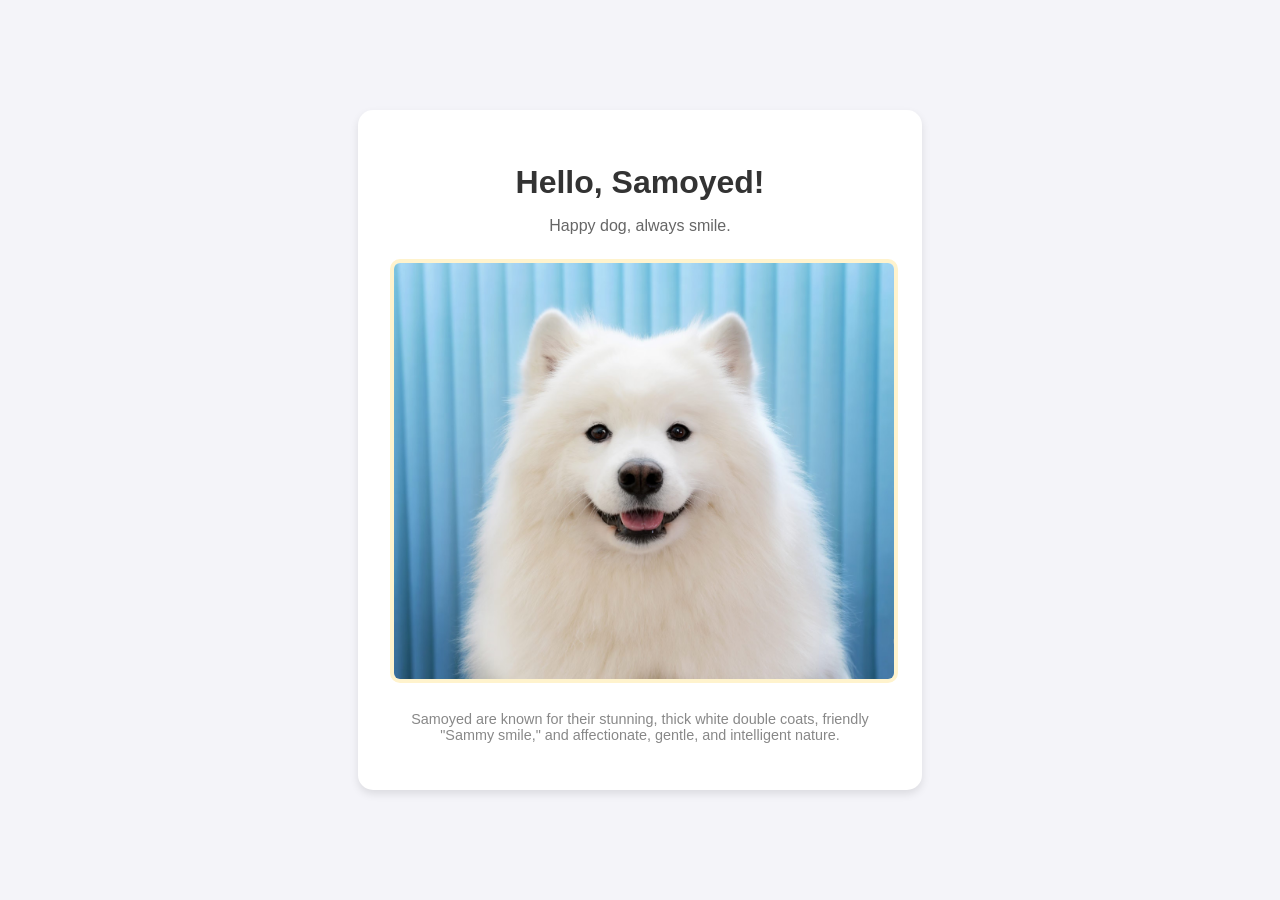
<file: index.html>
<!DOCTYPE html>
<html lang="en">
<head>
    <meta charset="UTF-8">
    <meta name="viewport" content="width=device-width, initial-scale=1.0">
    <title>The Charming Chihuahua</title>
    <style>
        /* Simple styling to make the page look nice */
        body {
            font-family: 'Segoe UI', Tahoma, Geneva, Verdana, sans-serif;
            background-color: #f4f4f9;
            display: flex;
            justify-content: center;
            align-items: center;
            min-height: 100vh;
            margin: 0;
        }

        .container {
            background-color: white;
            padding: 2rem;
            border-radius: 15px;
            box-shadow: 0 4px 8px rgba(0,0,0,0.1);
            text-align: center;
            max-width: 500px;
        }

        h1 {
            color: #333;
            margin-bottom: 0.5rem;
        }

        .subtitle {
            color: #666;
            margin-bottom: 1.5rem;
        }

        img {
            max-width: 100%;
            height: auto;
            border-radius: 10px;
            border: 4px solid #fff3cd; /* A subtle border */
        }

        .footer-text {
            margin-top: 1.5rem;
            font-size: 0.9rem;
            color: #888;
        }
    </style>
</head>
<body>

    <div class="container">
        <h1>Hello, Samoyed!</h1>
        <p class="subtitle">Happy dog, always smile.</p>
        
        <img src="Samoyed.jpeg" 
             alt="A cute Samoyed looking at the camera">

        <p class="footer-text">
            Samoyed are known for their stunning, thick white double coats, friendly "Sammy smile," and affectionate, gentle, and intelligent nature.
        </p>
    </div>

</body>
</html>
</file>
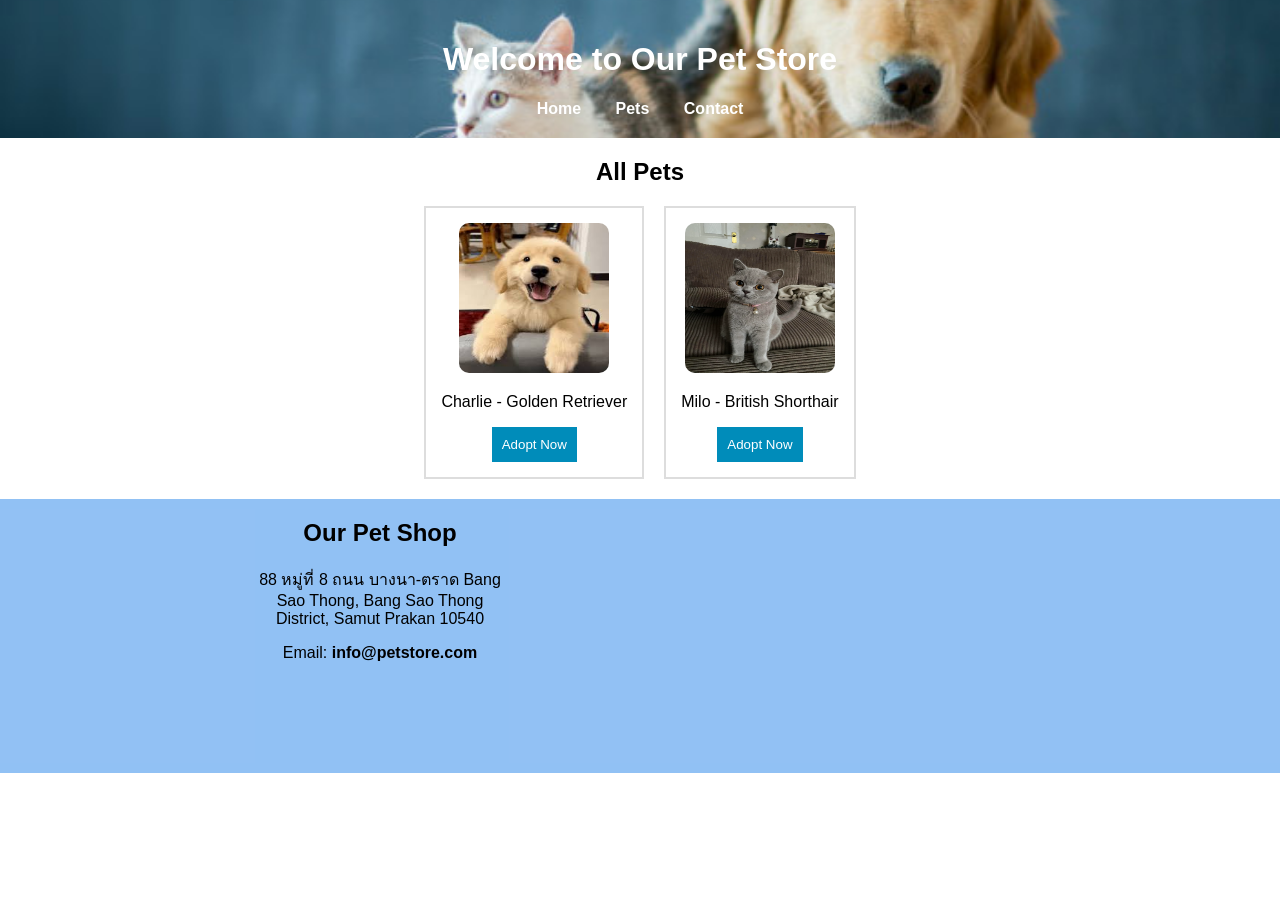
<file: petstore-complete-2/index.html>
<!DOCTYPE html>
<html lang="en">
<head>
    <meta charset="UTF-8">
    <meta name="viewport" content="width=device-width, initial-scale=1.0">
    <title>Pet Store</title>
    <link rel="stylesheet" href="styles.css">
</head>
<body>
    <header style="background: url('img/jumbotron.jpg') center/cover no-repeat;">
        <h1>Welcome to Our Pet Store</h1>
        <nav>
            <a href="#">Home</a>
            <a href="pets.html">Pets</a>
            <a href="#contact">Contact</a>
        </nav>
    </header>

    <main>
        <section class="featured">
            <h2>All Pets</h2>
            <div class="pet-list">
                <div class="pet">
                    <img src="img/dog.jpg" alt="Cute Dog">
                    <p>Charlie - Golden Retriever</p>
                    <button onclick="adoptPet()">Adopt Now</button>
                </div>
                <div class="pet">
                    <img src="img/cat.webp" alt="Cute Cat">
                    <p>Milo - British Shorthair</p>
                    <button onclick="adoptPet()">Adopt Now</button>
                </div>
            </div>
        </section>

    </main>

    <footer id="contact" style="background-color: rgba(42, 135, 234, 0.513);">
            <div id="contact" style="display: flex; gap: 24px; align-items: flex-start; width: 60%; margin: 0 auto;">
                <div id="address" style="flex: 1;">
                    <h2>Our Pet Shop</h2>
                    <p>88 หมู่ที่ 8 ถนน บางนา-ตราด Bang Sao Thong, Bang Sao Thong District, Samut Prakan 10540</p>
                    <p>Email: <strong>info@petstore.com</strong></p>
                </div>
                <div id="map" style="flex: 2; margin: 10px 0;">
                    <iframe src="https://www.google.com/maps/embed?pb=!1m18!1m12!1m3!1d3877.757578305562!2d100.83534157410966!3d13.611612686765792!2m3!1f0!2f0!3f0!3m2!1i1024!2i768!4f13.1!3m3!1m2!1s0x311d430e775155f9%3A0xf01923824353260!2sAssumption%20University%20Suvarnabhumi%20Campus!5e0!3m2!1sen!2sth!4v1749542866348!5m2!1sen!2sth" width="400" height="250" style="border:0;" allowfullscreen="" loading="lazy" referrerpolicy="no-referrer-when-downgrade"></iframe>
                </div>
            </div>

    </footer>
    <script src="script.js"></script>
</body>
</html>
</file>
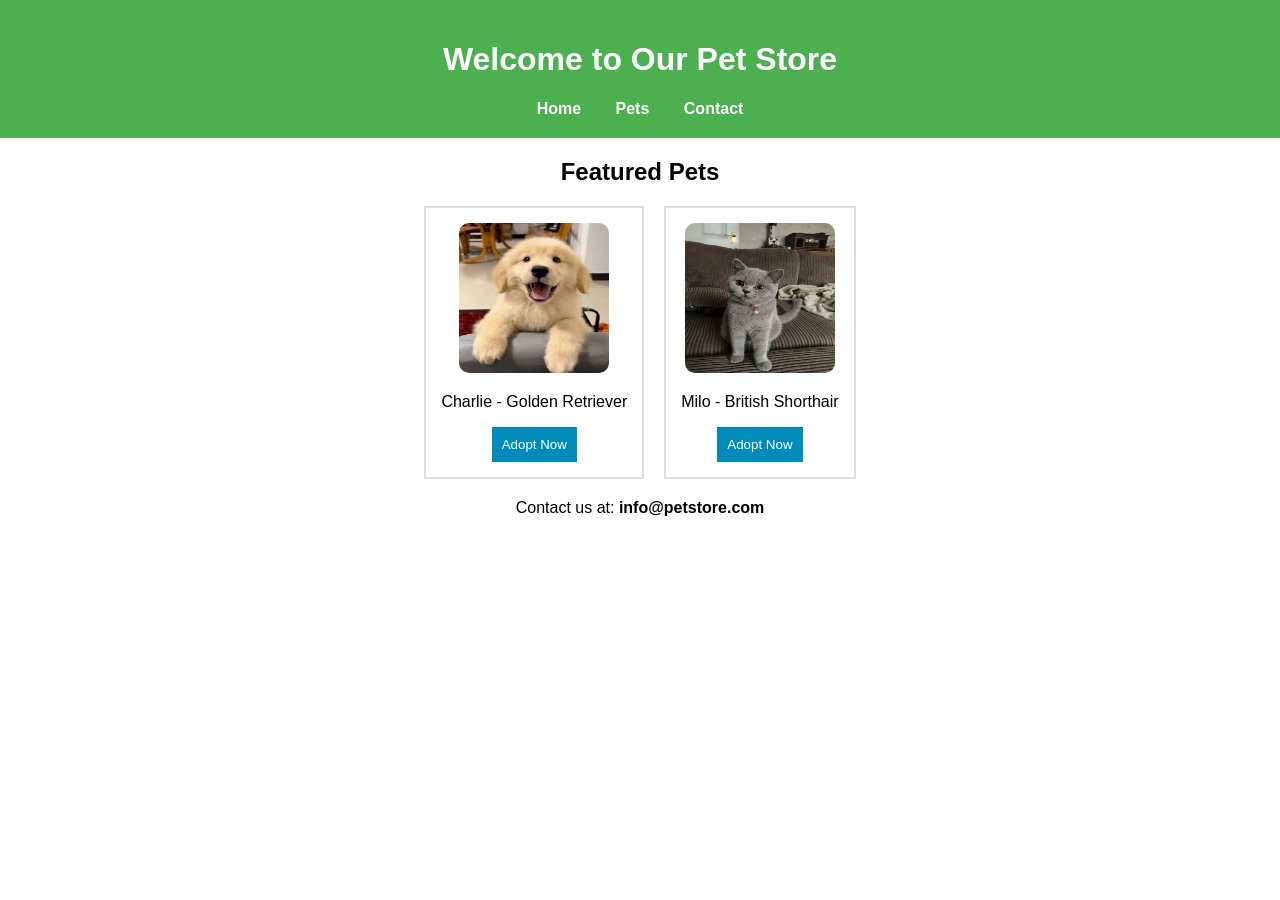
<file: petstore/index.html>
<!DOCTYPE html>
<html lang="en">
<head>
    <meta charset="UTF-8">
    <meta name="viewport" content="width=device-width, initial-scale=1.0">
    <title>Pet Store</title>
    <link rel="stylesheet" href="styles.css">
</head>
<body>
    <header>
        <h1>Welcome to Our Pet Store</h1>
        <nav>
            <a href="#">Home</a>
            <a href="#">Pets</a>
            <a href="#">Contact</a>
        </nav>
    </header>

    <main>
        <section class="featured">
            <h2>Featured Pets</h2>
            <div class="pet-list">
                <div class="pet">
                    <img src="img/dog.jpg" alt="Cute Dog">
                    <p>Charlie - Golden Retriever</p>
                    <button onclick="adoptPet()">Adopt Now</button>
                </div>
                <div class="pet">
                    <img src="img/cat.webp" alt="Cute Cat">
                    <p>Milo - British Shorthair</p>
                    <button onclick="adoptPet()">Adopt Now</button>
                </div>
            </div>
        </section>
    </main>

    <footer>
        <p>Contact us at: <strong>info@petstore.com</strong></p>
    </footer>

    <script src="script.js"></script>
</body>
</html>
</file>
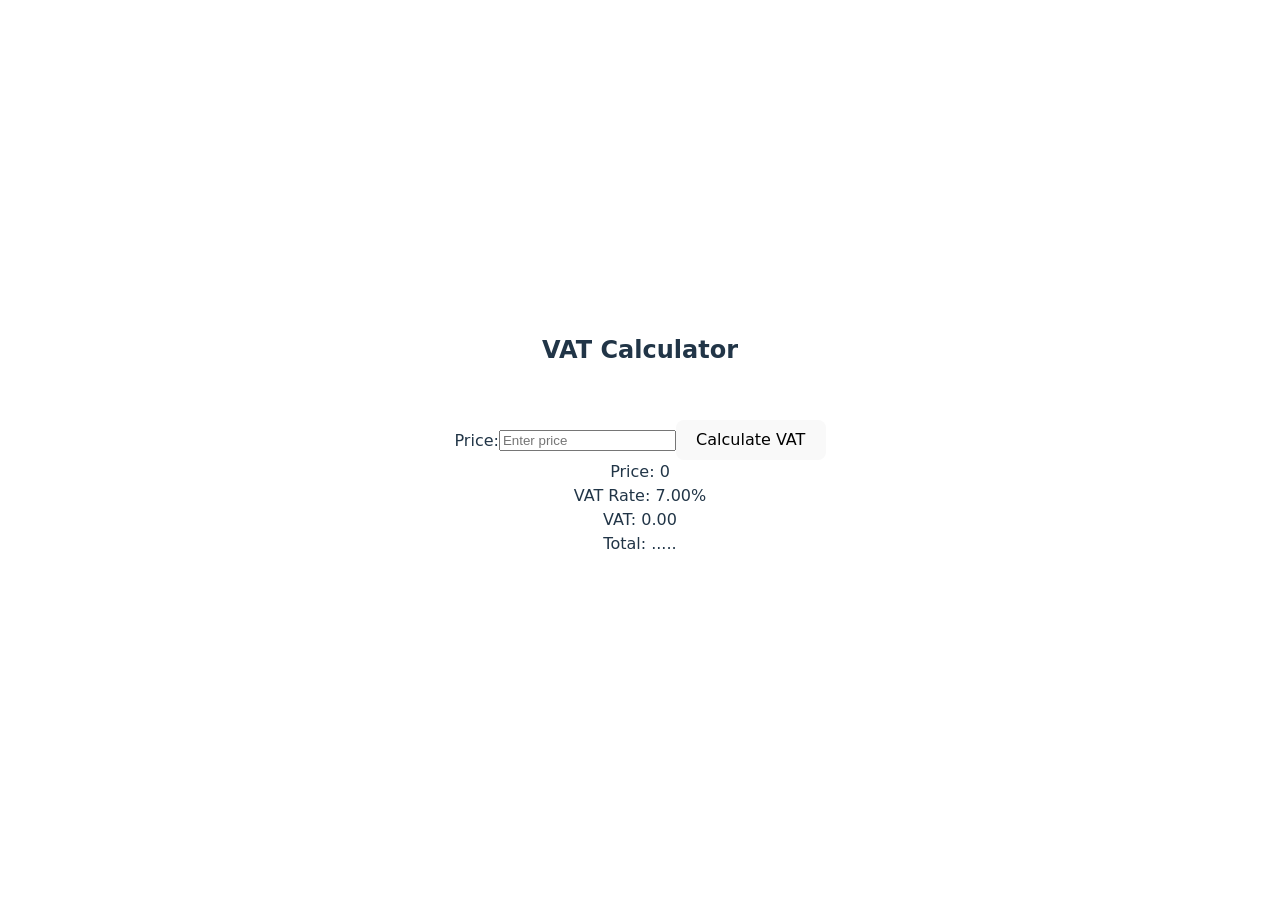
<file: react-vat-calculator/index.html>
<!doctype html>
<html lang="en">
  <head>
    <meta charset="UTF-8" />
    <link rel="icon" type="image/svg+xml" href="/react-vat-calculator/vite.svg" />
    <meta name="viewport" content="width=device-width, initial-scale=1.0" />
    <title>Vite + React</title>
    <script type="module" crossorigin src="/react-vat-calculator/assets/index-EZ06BuLv.js"></script>
    <link rel="stylesheet" crossorigin href="/react-vat-calculator/assets/index-D8b4DHJx.css">
  </head>
  <body>
    <div id="root"></div>
  </body>
</html>
</file>
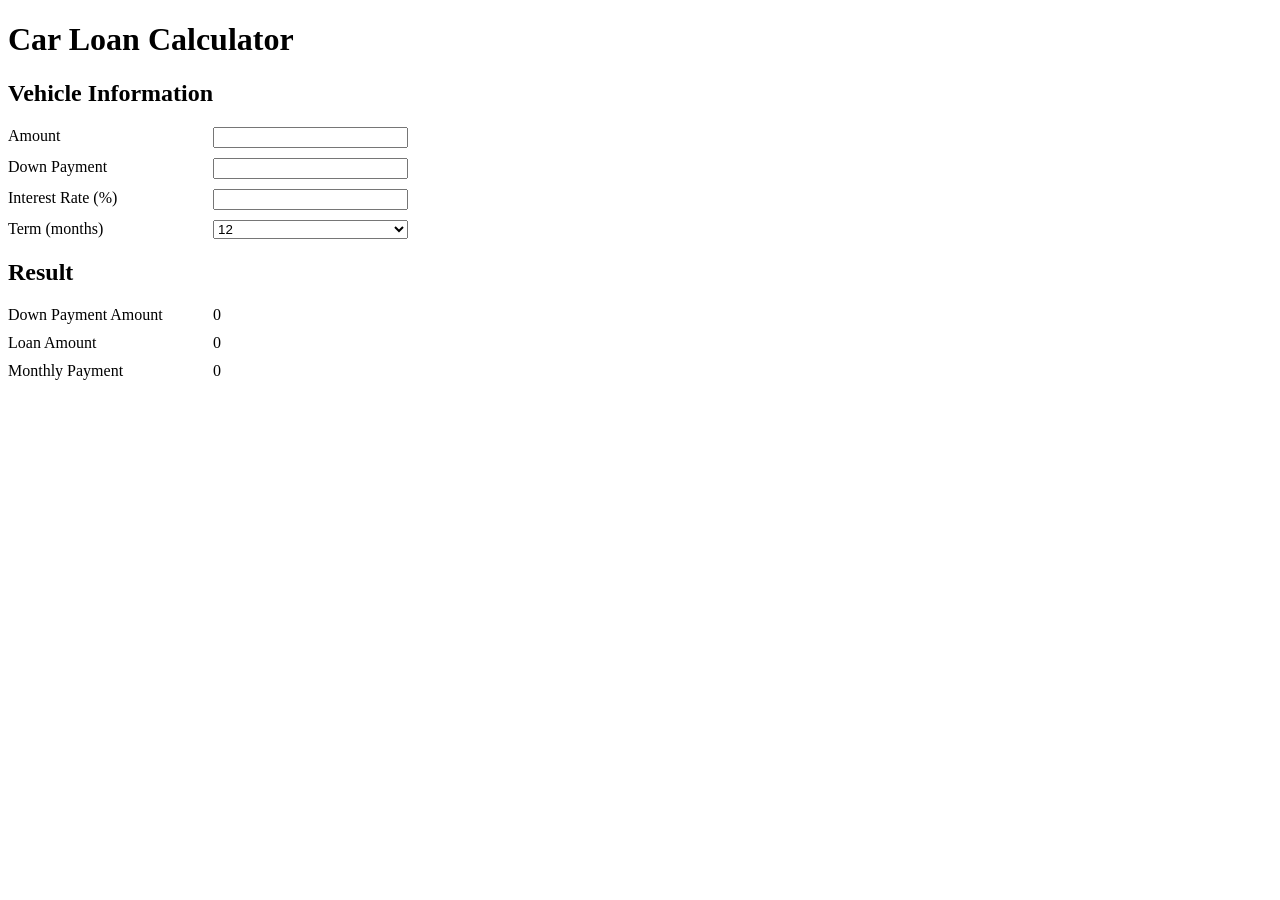
<file: fin/car-loan-calculator/index.html>
<!DOCTYPE html>
<html lang="en">

<head>
  <meta charset="UTF-8">
  <title>Car Loan Calculator</title>
  <script src="https://code.jquery.com/jquery-3.6.0.min.js"></script>
</head>

<body>
  <h1>Car Loan Calculator</h1>
  <div>
    <h2>Vehicle Information</h2>
    <div style="display: grid; grid-template-columns: 1fr 1fr; gap: 10px; width: 400px;">
      <label for="amount">Amount</label>
      <input type="number" id="amount" name="amount" />
      <label for="downpayment">Down Payment</label>
      <input type="number" id="downpayment" name="amount" />
      <label for="interest">Interest Rate (%)</label>
      <input type="number" id="rate" name="rate" />
      <label for="term">Term (months)</label>
      <select id="term" name="term">
        <option value="12">12</option>
        <option value="24">24</option>
        <option value="36">36</option>
        <option value="48">48</option>
        <option value="60">60</option>
      </select>
    </div>
    <div>
      <h2>Result</h2>
      <div style="display: grid; grid-template-columns: 1fr 1fr; gap: 10px; width: 400px;">
        <span>Down Payment Amount</span>
        <span id="downpayment-amount">0</span>
        <span>Loan Amount</span>
        <span id="loan-amount">0</span>
        <span>Monthly Payment</span>
        <span id="monthly-payment">0</span>
      </div>
    </div>
  </div>
</body>

</html>
</file>
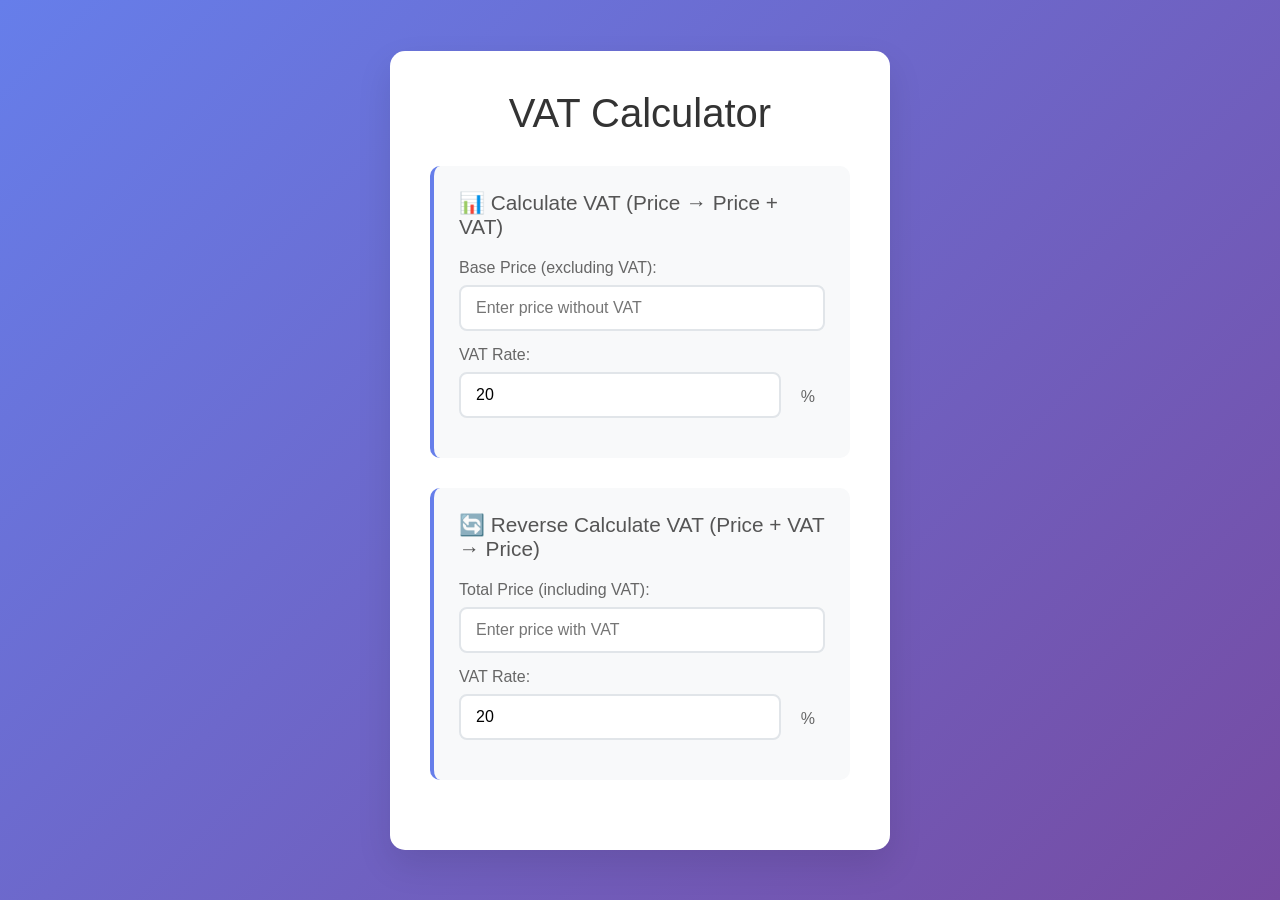
<file: fin/vat/index.html>
<!DOCTYPE html>
<html lang="en">
<head>
    <meta charset="UTF-8">
    <meta name="viewport" content="width=device-width, initial-scale=1.0">
    <title>VAT Calculator</title>
    <style>
        * {
            margin: 0;
            padding: 0;
            box-sizing: border-box;
        }

        body {
            font-family: 'Segoe UI', Tahoma, Geneva, Verdana, sans-serif;
            background: linear-gradient(135deg, #667eea 0%, #764ba2 100%);
            min-height: 100vh;
            display: flex;
            justify-content: center;
            align-items: center;
            padding: 20px;
        }

        .container {
            background: white;
            border-radius: 15px;
            box-shadow: 0 15px 35px rgba(0, 0, 0, 0.1);
            padding: 40px;
            max-width: 500px;
            width: 100%;
        }

        h1 {
            text-align: center;
            color: #333;
            margin-bottom: 30px;
            font-size: 2.5em;
            font-weight: 300;
        }

        .calculator-section {
            margin-bottom: 30px;
            padding: 25px;
            border-radius: 10px;
            background: #f8f9fa;
            border-left: 4px solid #667eea;
        }

        .calculator-section h2 {
            color: #555;
            margin-bottom: 20px;
            font-size: 1.3em;
            font-weight: 500;
        }

        .input-group {
            margin-bottom: 15px;
        }

        label {
            display: block;
            margin-bottom: 8px;
            color: #666;
            font-weight: 500;
        }

        input[type="number"] {
            width: 100%;
            padding: 12px 15px;
            border: 2px solid #e1e5e9;
            border-radius: 8px;
            font-size: 16px;
            transition: border-color 0.3s ease;
        }

        input[type="number"]:focus {
            outline: none;
            border-color: #667eea;
        }

        .vat-rate-group {
            display: flex;
            gap: 10px;
            align-items: end;
        }

        .vat-rate-group input {
            flex: 1;
        }

        .vat-rate-group span {
            padding: 12px 10px;
            color: #666;
            font-weight: 500;
        }

        .result {
            background: #e8f4fd;
            border: 1px solid #b8daff;
            border-radius: 8px;
            padding: 15px;
            margin-top: 15px;
        }

        .result-item {
            display: flex;
            justify-content: space-between;
            margin-bottom: 8px;
            font-size: 16px;
        }

        .result-item:last-child {
            margin-bottom: 0;
            font-weight: bold;
            border-top: 1px solid #b8daff;
            padding-top: 8px;
            margin-top: 8px;
        }

        .result-label {
            color: #495057;
        }

        .result-value {
            color: #007bff;
            font-weight: 500;
        }

        .currency {
            font-family: monospace;
        }

        @media (max-width: 600px) {
            .container {
                padding: 25px;
                margin: 10px;
            }

            h1 {
                font-size: 2em;
            }

            .calculator-section {
                padding: 20px;
            }
        }
    </style>
</head>
<body>
    <div class="container">
        <h1>VAT Calculator</h1>
        
        <!-- Forward Calculation: Price → Price + VAT -->
        <div class="calculator-section">
            <h2>📊 Calculate VAT (Price → Price + VAT)</h2>
            
            <div class="input-group">
                <label for="basePrice">Base Price (excluding VAT):</label>
                <input type="number" id="basePrice" placeholder="Enter price without VAT" step="0.01" min="0">
            </div>
            
            <div class="input-group">
                <label for="vatRate1">VAT Rate:</label>
                <div class="vat-rate-group">
                    <input type="number" id="vatRate1" value="20" step="0.1" min="0" max="100">
                    <span>%</span>
                </div>
            </div>
            
            <div class="result" id="forwardResult" style="display: none;">
                <div class="result-item">
                    <span class="result-label">Base Price:</span>
                    <span class="result-value currency" id="forwardBase">$0.00</span>
                </div>
                <div class="result-item">
                    <span class="result-label">VAT Amount:</span>
                    <span class="result-value currency" id="forwardVat">$0.00</span>
                </div>
                <div class="result-item">
                    <span class="result-label">Total (inc. VAT):</span>
                    <span class="result-value currency" id="forwardTotal">$0.00</span>
                </div>
            </div>
        </div>
        
        <!-- Reverse Calculation: Price + VAT → Price -->
        <div class="calculator-section">
            <h2>🔄 Reverse Calculate VAT (Price + VAT → Price)</h2>
            
            <div class="input-group">
                <label for="totalPrice">Total Price (including VAT):</label>
                <input type="number" id="totalPrice" placeholder="Enter price with VAT" step="0.01" min="0">
            </div>
            
            <div class="input-group">
                <label for="vatRate2">VAT Rate:</label>
                <div class="vat-rate-group">
                    <input type="number" id="vatRate2" value="20" step="0.1" min="0" max="100">
                    <span>%</span>
                </div>
            </div>
            
            <div class="result" id="reverseResult" style="display: none;">
                <div class="result-item">
                    <span class="result-label">Base Price:</span>
                    <span class="result-value currency" id="reverseBase">$0.00</span>
                </div>
                <div class="result-item">
                    <span class="result-label">VAT Amount:</span>
                    <span class="result-value currency" id="reverseVat">$0.00</span>
                </div>
                <div class="result-item">
                    <span class="result-label">Total (inc. VAT):</span>
                    <span class="result-value currency" id="reverseTotal">$0.00</span>
                </div>
            </div>
        </div>
    </div>

    <script>
        // Currency formatter
        const formatCurrency = (amount) => {
            return new Intl.NumberFormat('en-US', {
                style: 'currency',
                currency: 'USD',
                minimumFractionDigits: 2
            }).format(amount);
        };

        // Forward calculation: Base price + VAT rate → Total price
        function calculateForward() {
            const basePrice = parseFloat(document.getElementById('basePrice').value) || 0;
            const vatRate = parseFloat(document.getElementById('vatRate1').value) || 0;
            
            if (basePrice > 0) {
                const vatAmount = basePrice * (vatRate / 100);
                const totalPrice = basePrice + vatAmount;
                
                document.getElementById('forwardBase').textContent = formatCurrency(basePrice);
                document.getElementById('forwardVat').textContent = formatCurrency(vatAmount);
                document.getElementById('forwardTotal').textContent = formatCurrency(totalPrice);
                document.getElementById('forwardResult').style.display = 'block';
            } else {
                document.getElementById('forwardResult').style.display = 'none';
            }
        }

        // Reverse calculation: Total price + VAT rate → Base price
        function calculateReverse() {
            const totalPrice = parseFloat(document.getElementById('totalPrice').value) || 0;
            const vatRate = parseFloat(document.getElementById('vatRate2').value) || 0;
            
            if (totalPrice > 0) {
                const basePrice = totalPrice / (1 + (vatRate / 100));
                const vatAmount = totalPrice - basePrice;
                
                document.getElementById('reverseBase').textContent = formatCurrency(basePrice);
                document.getElementById('reverseVat').textContent = formatCurrency(vatAmount);
                document.getElementById('reverseTotal').textContent = formatCurrency(totalPrice);
                document.getElementById('reverseResult').style.display = 'block';
            } else {
                document.getElementById('reverseResult').style.display = 'none';
            }
        }

        // Event listeners for real-time calculation
        document.getElementById('basePrice').addEventListener('input', calculateForward);
        document.getElementById('vatRate1').addEventListener('input', calculateForward);
        document.getElementById('totalPrice').addEventListener('input', calculateReverse);
        document.getElementById('vatRate2').addEventListener('input', calculateReverse);

        // Sync VAT rates between both calculators
        document.getElementById('vatRate1').addEventListener('input', function() {
            document.getElementById('vatRate2').value = this.value;
        });
        
        document.getElementById('vatRate2').addEventListener('input', function() {
            document.getElementById('vatRate1').value = this.value;
        });
    </script>
</body>
</html>
</file>
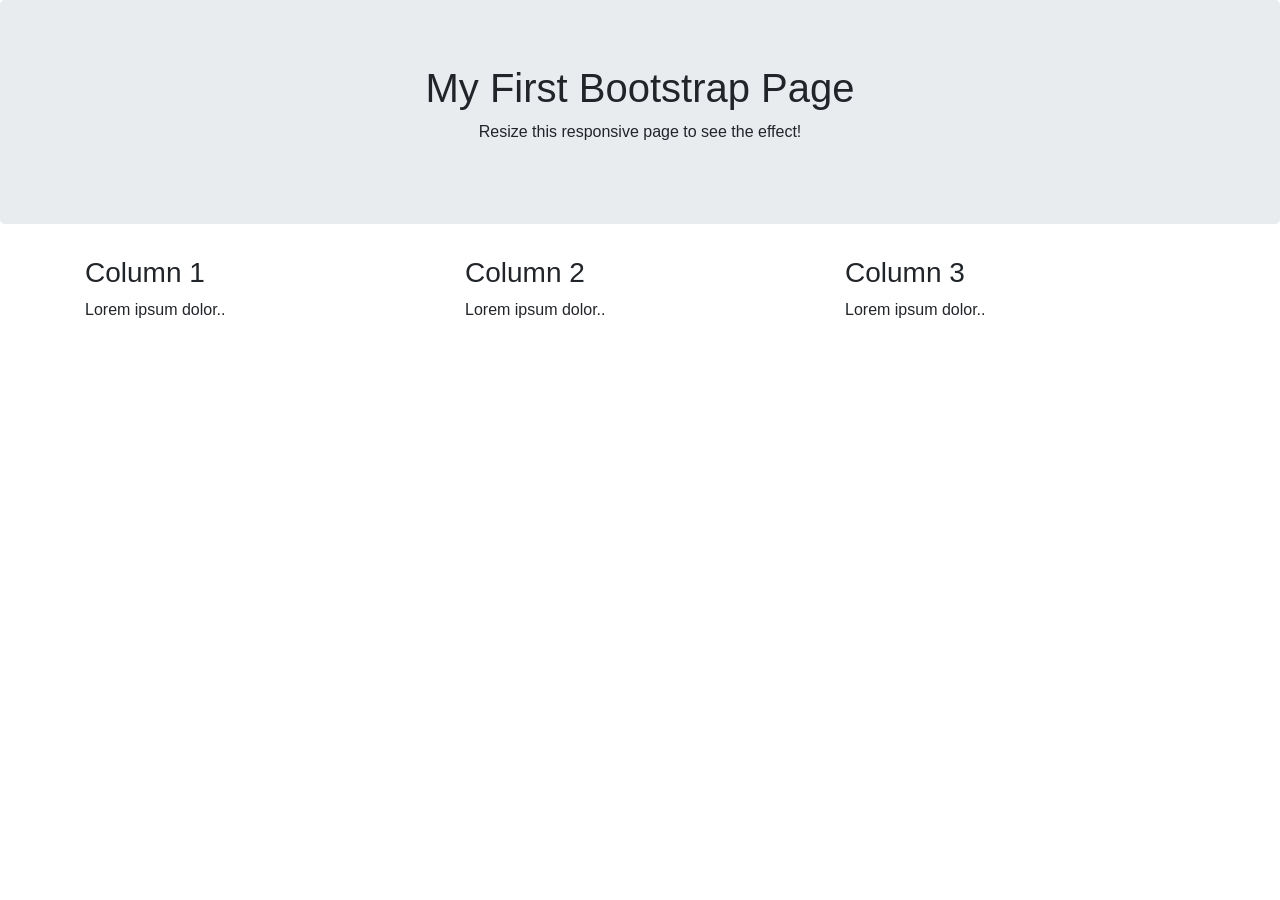
<file: bootstrap/index1.html>
<!DOCTYPE html>
<html>

<head>
  <link rel="stylesheet" href="https://cdn.jsdelivr.net/npm/bootstrap@4.5.3/dist/css/bootstrap.min.css"
    integrity="sha384-TX8t27EcRE3e/ihU7zmQxVncDAy5uIKz4rEkgIXeMed4M0jlfIDPvg6uqKI2xXr2" crossorigin="anonymous">
</head>

<body>

  <div class="jumbotron text-center">
    <h1>My First Bootstrap Page</h1>
    <p>Resize this responsive page to see the effect!</p>
  </div>

  <div class="container">
    <div class="row">
      <div class="col-sm-4">
        <h3>Column 1</h3>
        <p>Lorem ipsum dolor..</p>
      </div>
      <div class="col-sm-4">
        <h3>Column 2</h3>
        <p>Lorem ipsum dolor..</p>
      </div>
      <div class="col-sm-4">
        <h3>Column 3</h3>
        <p>Lorem ipsum dolor..</p>
      </div>
    </div>
  </div>
</body>

</html>
</file>
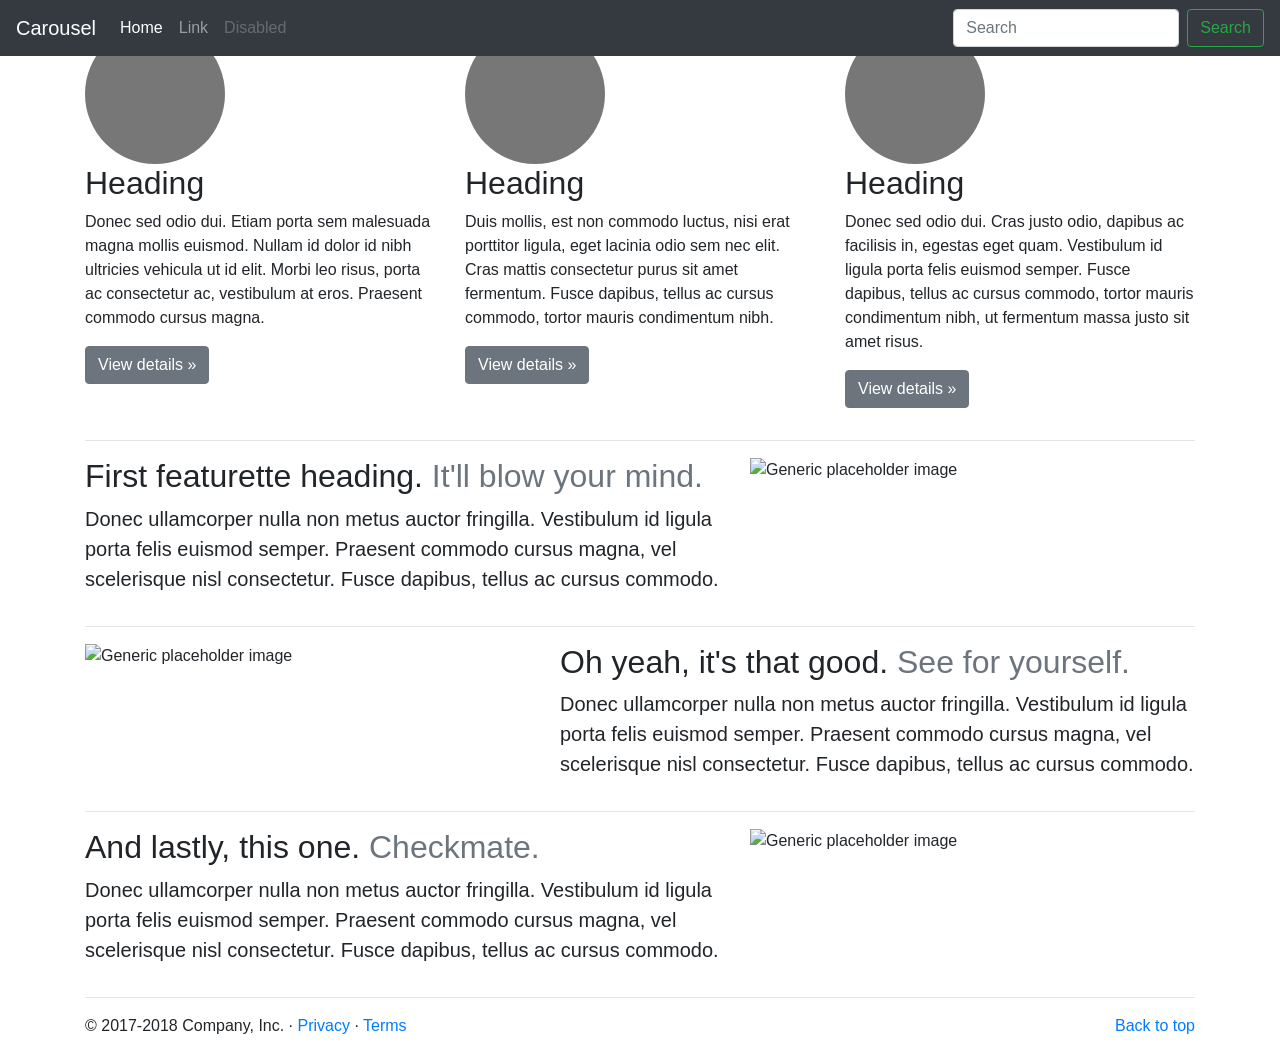
<file: bootstrap/index2.html>
<!DOCTYPE html>
<html lang="en">
<head>
  <title>Bootstrap 4 Website Example</title>
  <meta charset="utf-8">
  <meta name="viewport" content="width=device-width, initial-scale=1">
  <link rel="stylesheet" href="https://maxcdn.bootstrapcdn.com/bootstrap/4.5.2/css/bootstrap.min.css">
  <script src="https://ajax.googleapis.com/ajax/libs/jquery/3.5.1/jquery.min.js"></script>
  <script src="https://cdnjs.cloudflare.com/ajax/libs/popper.js/1.16.0/umd/popper.min.js"></script>
  <script src="https://maxcdn.bootstrapcdn.com/bootstrap/4.5.2/js/bootstrap.min.js"></script>
  <style>
  .fakeimg {
    height: 200px;
    background: #aaa;
  }
  </style>
</head>
<body>

    <header>
      <nav class="navbar navbar-expand-md navbar-dark fixed-top bg-dark">
        <a class="navbar-brand" href="#">Carousel</a>
        <button class="navbar-toggler" type="button" data-toggle="collapse" data-target="#navbarCollapse" aria-controls="navbarCollapse" aria-expanded="false" aria-label="Toggle navigation">
          <span class="navbar-toggler-icon"></span>
        </button>
        <div class="collapse navbar-collapse" id="navbarCollapse">
          <ul class="navbar-nav mr-auto">
            <li class="nav-item active">
              <a class="nav-link" href="#">Home <span class="sr-only">(current)</span></a>
            </li>
            <li class="nav-item">
              <a class="nav-link" href="#">Link</a>
            </li>
            <li class="nav-item">
              <a class="nav-link disabled" href="#">Disabled</a>
            </li>
          </ul>
          <form class="form-inline mt-2 mt-md-0">
            <input class="form-control mr-sm-2" type="text" placeholder="Search" aria-label="Search">
            <button class="btn btn-outline-success my-2 my-sm-0" type="submit">Search</button>
          </form>
        </div>
      </nav>
    </header>

    <main role="main">

      <div id="myCarousel" class="carousel slide" data-ride="carousel">
        <ol class="carousel-indicators">
          <li data-target="#myCarousel" data-slide-to="0" class="active"></li>
          <li data-target="#myCarousel" data-slide-to="1"></li>
          <li data-target="#myCarousel" data-slide-to="2"></li>
        </ol>
        <div class="carousel-inner">
          <div class="carousel-item active">
            <img class="first-slide" src="[data-uri]" alt="First slide">
            <div class="container">
              <div class="carousel-caption text-left">
                <h1>Example headline.</h1>
                <p>Cras justo odio, dapibus ac facilisis in, egestas eget quam. Donec id elit non mi porta gravida at eget metus. Nullam id dolor id nibh ultricies vehicula ut id elit.</p>
                <p><a class="btn btn-lg btn-primary" href="#" role="button">Sign up today</a></p>
              </div>
            </div>
          </div>
          <div class="carousel-item">
            <img class="second-slide" src="[data-uri]" alt="Second slide">
            <div class="container">
              <div class="carousel-caption">
                <h1>Another example headline.</h1>
                <p>Cras justo odio, dapibus ac facilisis in, egestas eget quam. Donec id elit non mi porta gravida at eget metus. Nullam id dolor id nibh ultricies vehicula ut id elit.</p>
                <p><a class="btn btn-lg btn-primary" href="#" role="button">Learn more</a></p>
              </div>
            </div>
          </div>
          <div class="carousel-item">
            <img class="third-slide" src="[data-uri]" alt="Third slide">
            <div class="container">
              <div class="carousel-caption text-right">
                <h1>One more for good measure.</h1>
                <p>Cras justo odio, dapibus ac facilisis in, egestas eget quam. Donec id elit non mi porta gravida at eget metus. Nullam id dolor id nibh ultricies vehicula ut id elit.</p>
                <p><a class="btn btn-lg btn-primary" href="#" role="button">Browse gallery</a></p>
              </div>
            </div>
          </div>
        </div>
        <a class="carousel-control-prev" href="#myCarousel" role="button" data-slide="prev">
          <span class="carousel-control-prev-icon" aria-hidden="true"></span>
          <span class="sr-only">Previous</span>
        </a>
        <a class="carousel-control-next" href="#myCarousel" role="button" data-slide="next">
          <span class="carousel-control-next-icon" aria-hidden="true"></span>
          <span class="sr-only">Next</span>
        </a>
      </div>


      <!-- Marketing messaging and featurettes
      ================================================== -->
      <!-- Wrap the rest of the page in another container to center all the content. -->

      <div class="container marketing">

        <!-- Three columns of text below the carousel -->
        <div class="row">
          <div class="col-lg-4">
            <img class="rounded-circle" src="[data-uri]" alt="Generic placeholder image" width="140" height="140">
            <h2>Heading</h2>
            <p>Donec sed odio dui. Etiam porta sem malesuada magna mollis euismod. Nullam id dolor id nibh ultricies vehicula ut id elit. Morbi leo risus, porta ac consectetur ac, vestibulum at eros. Praesent commodo cursus magna.</p>
            <p><a class="btn btn-secondary" href="#" role="button">View details &raquo;</a></p>
          </div><!-- /.col-lg-4 -->
          <div class="col-lg-4">
            <img class="rounded-circle" src="[data-uri]" alt="Generic placeholder image" width="140" height="140">
            <h2>Heading</h2>
            <p>Duis mollis, est non commodo luctus, nisi erat porttitor ligula, eget lacinia odio sem nec elit. Cras mattis consectetur purus sit amet fermentum. Fusce dapibus, tellus ac cursus commodo, tortor mauris condimentum nibh.</p>
            <p><a class="btn btn-secondary" href="#" role="button">View details &raquo;</a></p>
          </div><!-- /.col-lg-4 -->
          <div class="col-lg-4">
            <img class="rounded-circle" src="[data-uri]" alt="Generic placeholder image" width="140" height="140">
            <h2>Heading</h2>
            <p>Donec sed odio dui. Cras justo odio, dapibus ac facilisis in, egestas eget quam. Vestibulum id ligula porta felis euismod semper. Fusce dapibus, tellus ac cursus commodo, tortor mauris condimentum nibh, ut fermentum massa justo sit amet risus.</p>
            <p><a class="btn btn-secondary" href="#" role="button">View details &raquo;</a></p>
          </div><!-- /.col-lg-4 -->
        </div><!-- /.row -->


        <!-- START THE FEATURETTES -->

        <hr class="featurette-divider">

        <div class="row featurette">
          <div class="col-md-7">
            <h2 class="featurette-heading">First featurette heading. <span class="text-muted">It'll blow your mind.</span></h2>
            <p class="lead">Donec ullamcorper nulla non metus auctor fringilla. Vestibulum id ligula porta felis euismod semper. Praesent commodo cursus magna, vel scelerisque nisl consectetur. Fusce dapibus, tellus ac cursus commodo.</p>
          </div>
          <div class="col-md-5">
            <img class="featurette-image img-fluid mx-auto" data-src="holder.js/500x500/auto" alt="Generic placeholder image">
          </div>
        </div>

        <hr class="featurette-divider">

        <div class="row featurette">
          <div class="col-md-7 order-md-2">
            <h2 class="featurette-heading">Oh yeah, it's that good. <span class="text-muted">See for yourself.</span></h2>
            <p class="lead">Donec ullamcorper nulla non metus auctor fringilla. Vestibulum id ligula porta felis euismod semper. Praesent commodo cursus magna, vel scelerisque nisl consectetur. Fusce dapibus, tellus ac cursus commodo.</p>
          </div>
          <div class="col-md-5 order-md-1">
            <img class="featurette-image img-fluid mx-auto" data-src="holder.js/500x500/auto" alt="Generic placeholder image">
          </div>
        </div>

        <hr class="featurette-divider">

        <div class="row featurette">
          <div class="col-md-7">
            <h2 class="featurette-heading">And lastly, this one. <span class="text-muted">Checkmate.</span></h2>
            <p class="lead">Donec ullamcorper nulla non metus auctor fringilla. Vestibulum id ligula porta felis euismod semper. Praesent commodo cursus magna, vel scelerisque nisl consectetur. Fusce dapibus, tellus ac cursus commodo.</p>
          </div>
          <div class="col-md-5">
            <img class="featurette-image img-fluid mx-auto" data-src="holder.js/500x500/auto" alt="Generic placeholder image">
          </div>
        </div>

        <hr class="featurette-divider">

        <!-- /END THE FEATURETTES -->

      </div><!-- /.container -->


      <!-- FOOTER -->
      <footer class="container">
        <p class="float-right"><a href="#">Back to top</a></p>
        <p>&copy; 2017-2018 Company, Inc. &middot; <a href="#">Privacy</a> &middot; <a href="#">Terms</a></p>
      </footer>
    </main>

</body>
</html>
</file>
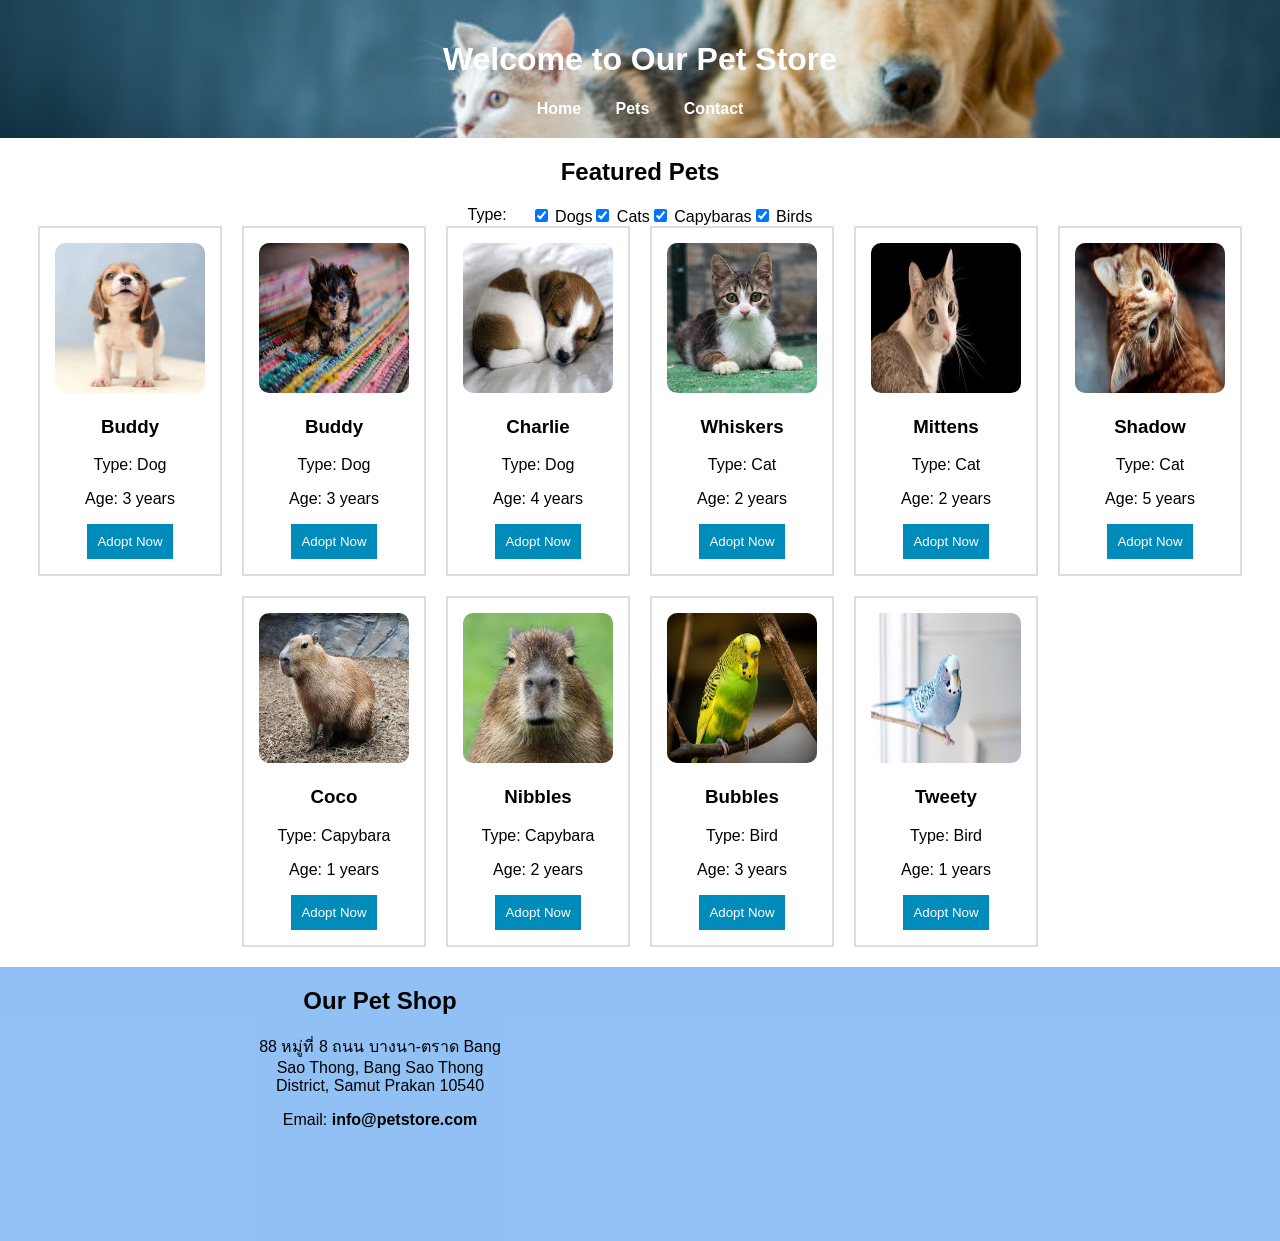
<file: petstore-complete-2/pets.html>
<!DOCTYPE html>
<html lang="en">

<head>
    <meta charset="UTF-8">
    <meta name="viewport" content="width=device-width, initial-scale=1.0">
    <title>Pet Store</title>
    <link rel="stylesheet" href="styles.css">
</head>

<body>
    <header style="background: url('img/jumbotron.jpg') center/cover no-repeat;">
        <h1>Welcome to Our Pet Store</h1>
        <nav>
            <a href="#">Home</a>
            <a href="pets.html">Pets</a>
            <a href="#contact">Contact</a>
        </nav>
    </header>

    <main>
        <section class="featured">
            <h2>Featured Pets</h2>
            <div style="display: flex; gap: 24px; justify-content: center">
                Type:
                <div style="display: flex;">
                    <div>
                        <input type="checkbox" id="type-dogs" name="pet-type" value="Dog" checked /> Dogs
                    </div>
                    <div>
                        <input type="checkbox" id="type-cats" name="pet-type" value="Cat" checked /> Cats
                    </div>
                    <div>
                        <input type="checkbox" id="type-capybaras" name="pet-type" value="Capybara" checked />
                        Capybaras
                    </div>
                    <div>
                        <input type="checkbox" id="type-birds" name="pet-type" value="Bird" checked /> Birds
                    </div>
                </div>
            </div>

            <div class="pet-list" id="pet-list">
                <!-- <div class="pet">
                    <img src="img/dog.jpg" alt="Cute Dog">
                    <p>Charlie - Golden Retriever</p>
                    <button onclick="adoptPet()">Adopt Now</button>
                </div>
                <div class="pet">
                    <img src="img/cat.webp" alt="Cute Cat">
                    <p>Milo - British Shorthair</p>
                    <button onclick="adoptPet()">Adopt Now</button>
                </div> -->
            </div>
        </section>
        <section class="contact">
            <!-- <a id="contact"/> -->
        </section>
    </main>

    <footer id="contact" style="background-color: rgba(42, 135, 234, 0.513);">
        <div id="contact" style="display: flex; gap: 24px; align-items: flex-start; width: 60%; margin: 0 auto;">
            <div id="address" style="flex: 1;">
                <h2>Our Pet Shop</h2>
                <p>88 หมู่ที่ 8 ถนน บางนา-ตราด Bang Sao Thong, Bang Sao Thong District, Samut Prakan 10540</p>
                <p>Email: <strong>info@petstore.com</strong></p>
            </div>
            <div id="map" style="flex: 2; margin: 10px 0;">
                <iframe
                    src="https://www.google.com/maps/embed?pb=!1m18!1m12!1m3!1d3877.757578305562!2d100.83534157410966!3d13.611612686765792!2m3!1f0!2f0!3f0!3m2!1i1024!2i768!4f13.1!3m3!1m2!1s0x311d430e775155f9%3A0xf01923824353260!2sAssumption%20University%20Suvarnabhumi%20Campus!5e0!3m2!1sen!2sth!4v1749542866348!5m2!1sen!2sth"
                    width="400" height="250" style="border:0;" allowfullscreen="" loading="lazy"
                    referrerpolicy="no-referrer-when-downgrade"></iframe>
            </div>
        </div>

    </footer>

    <script src="https://ajax.googleapis.com/ajax/libs/jquery/3.6.0/jquery.min.js"></script>
    <script src="loadpets.js"></script>
    <script src="script.js"></script>

</body>

</html>
</file>
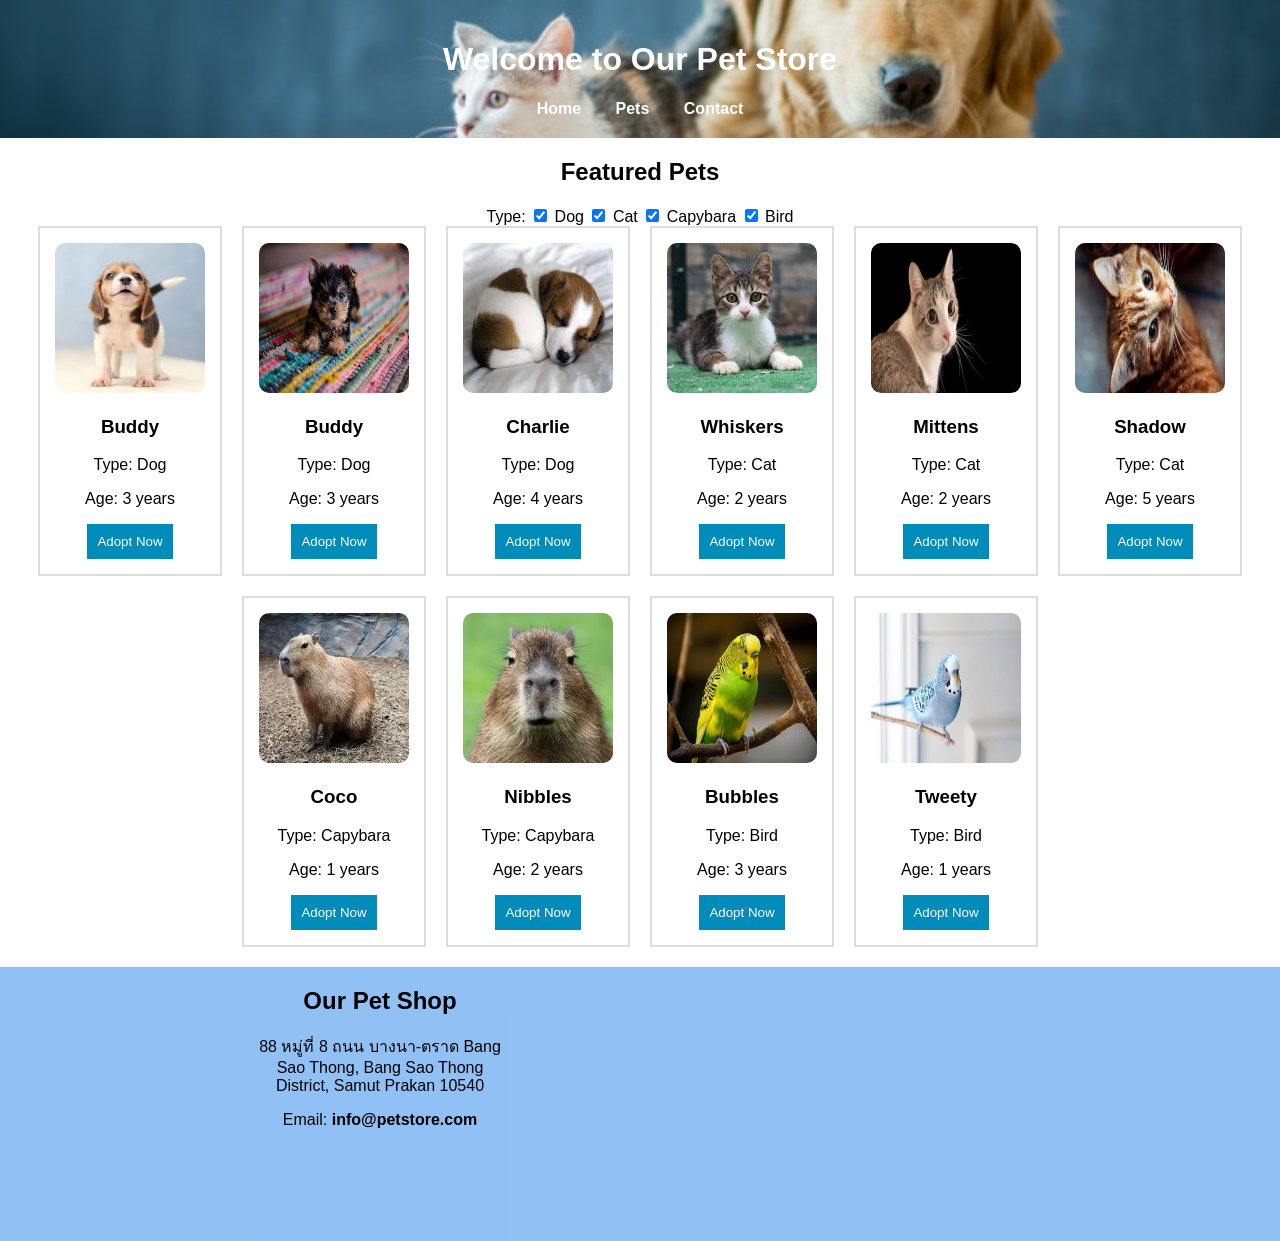
<file: petstore-complete/pets.html>
<!DOCTYPE html>
<html lang="en">

<head>
    <meta charset="UTF-8">
    <meta name="viewport" content="width=device-width, initial-scale=1.0">
    <title>Pet Store</title>
    <link rel="stylesheet" href="styles.css">
</head>

<body>
    <header style="background: url('img/jumbotron.jpg') center/cover no-repeat;">
        <h1>Welcome to Our Pet Store</h1>
        <nav>
            <a href="#">Home</a>
            <a href="pets.html">Pets</a>
            <a href="#contact">Contact</a>
        </nav>
    </header>

    <main>
        <section class="featured">
            <h2>Featured Pets</h2>
            <div>
                Type:
                <input type="checkbox" id="dog" name="pet-type" value="Dog" checked>
                <label for="dog">Dog</label>

                <input type="checkbox" id="cat" name="pet-type" value="Cat" checked>
                <label for="cat">Cat</label>

                <input type="checkbox" id="capybara" name="pet-type" value="Capybara" checked>
                <label for="capybara">Capybara</label>


                <input type="checkbox" id="bird" name="pet-type" value="Bird" checked>
                <label for="bird">Bird</label>
            </div>
            <div class="pet-list" id="pet-list">
                <!-- <div class="pet">
                    <img src="img/dog.jpg" alt="Cute Dog">
                    <p>Charlie - Golden Retriever</p>
                    <button onclick="adoptPet()">Adopt Now</button>
                </div>
                <div class="pet">
                    <img src="img/cat.webp" alt="Cute Cat">
                    <p>Milo - British Shorthair</p>
                    <button onclick="adoptPet()">Adopt Now</button>
                </div> -->
            </div>
        </section>
        <section class="contact">
            <!-- <a id="contact"/> -->
        </section>
    </main>

    <footer id="contact" style="background-color: rgba(42, 135, 234, 0.513);">
        <div id="contact" style="display: flex; gap: 24px; align-items: flex-start; width: 60%; margin: 0 auto;">
            <div id="address" style="flex: 1;">
                <h2>Our Pet Shop</h2>
                <p>88 หมู่ที่ 8 ถนน บางนา-ตราด Bang Sao Thong, Bang Sao Thong District, Samut Prakan 10540</p>
                <p>Email: <strong>info@petstore.com</strong></p>
            </div>
            <div id="map" style="flex: 2; margin: 10px 0;">
                <iframe
                    src="https://www.google.com/maps/embed?pb=!1m18!1m12!1m3!1d3877.757578305562!2d100.83534157410966!3d13.611612686765792!2m3!1f0!2f0!3f0!3m2!1i1024!2i768!4f13.1!3m3!1m2!1s0x311d430e775155f9%3A0xf01923824353260!2sAssumption%20University%20Suvarnabhumi%20Campus!5e0!3m2!1sen!2sth!4v1749542866348!5m2!1sen!2sth"
                    width="400" height="250" style="border:0;" allowfullscreen="" loading="lazy"
                    referrerpolicy="no-referrer-when-downgrade"></iframe>
            </div>
        </div>

    </footer>

    <script src="https://code.jquery.com/jquery-3.6.0.min.js"></script>
    <script src="loadpets.js"></script>
    <script src="script.js"></script>

</body>

</html>
</file>
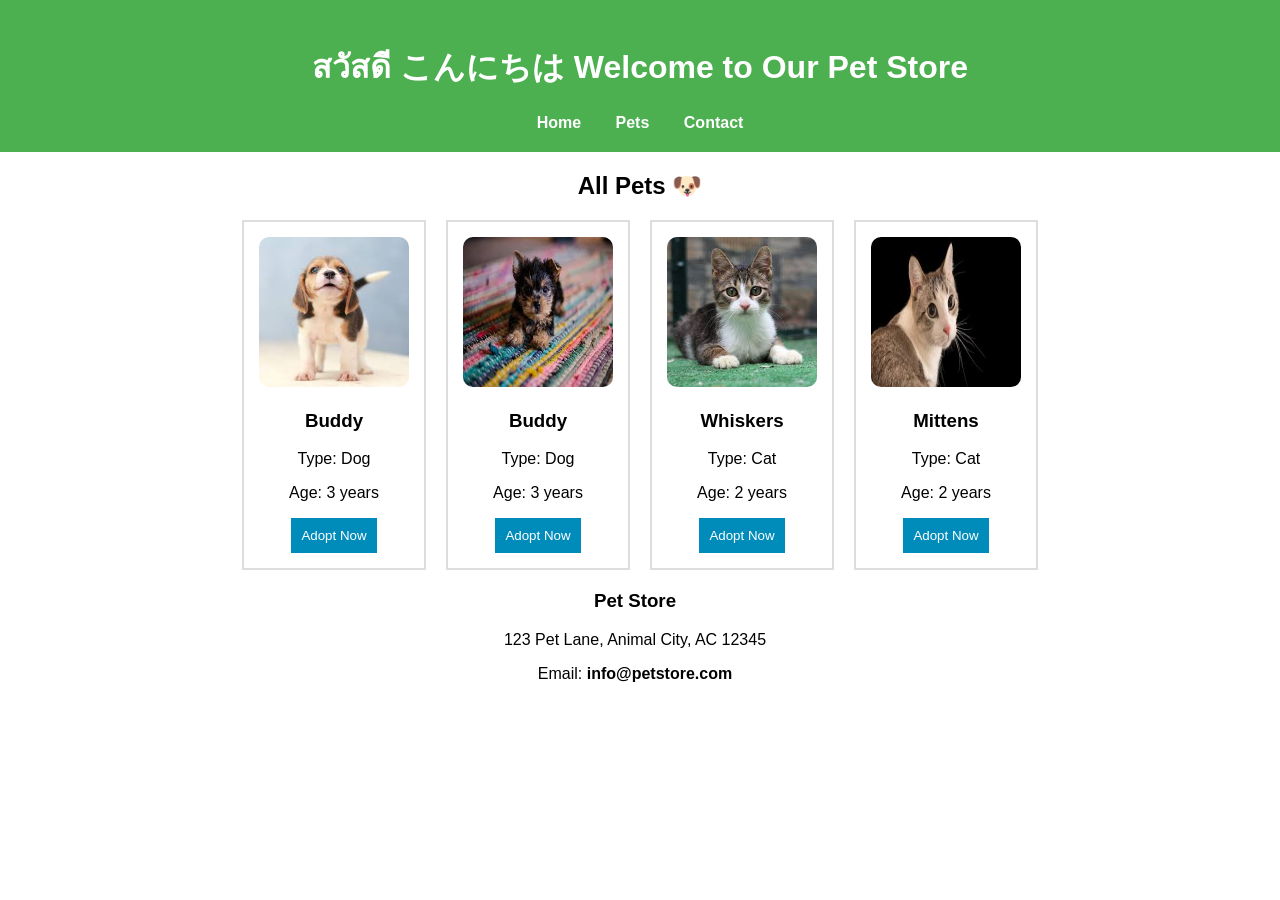
<file: petstore/pets.html>
<!DOCTYPE html>
<html lang="en">

<head>
    <meta charset="UTF-8">
    <meta name="viewport" content="width=device-width, initial-scale=1.0">
    <title>Pet Store</title>
    <link rel="stylesheet" href="styles.css">
</head>

<body>
    <header>
        <h1>สวัสดี こんにちは Welcome to Our Pet Store</h1>
        <nav>
            <a href="index.html">Home</a>
            <a href="#">Pets</a>
            <a href="#contact">Contact</a>
        </nav>
    </header>

    <main>
        <section class="featured">
            <h2>All Pets 🐶</h2>
            <div id="all-pets" class="pet-list">
               
            </div>
        </section>
    </main>

    <footer id="contact">
        <div style="margin-right: 10px">
            <h3>Pet Store</h3>
            123 Pet Lane, Animal City, AC 12345
            <p>Email: <strong>info@petstore.com</strong></p>

        </div>
        <div>
            <iframe src="https://www.google.com/maps/embed?pb=!1m18!1m12!1m3!1d3877.757492862722!2d100.8353415741823!3d13.611617900525486!2m3!1f0!2f0!3f0!3m2!1i1024!2i768!4f13.1!3m3!1m2!1s0x311d430e775155f9%3A0xf01923824353260!2sAssumption%20University%20Suvarnabhumi%20Campus!5e0!3m2!1sen!2sth!4v1749630368256!5m2!1sen!2sth" width="200" height="150" style="border:0;" allowfullscreen="" loading="lazy" referrerpolicy="no-referrer-when-downgrade"></iframe>
        </div>
    </footer>

    <script src="script.js"></script>
    <script src="loadpets.js"></script>
</body>

</html>
</file>
<file: petstore-complete-2/styles.css>
body {
    font-family: Arial, sans-serif;
    margin: 0;
    padding: 0;
    text-align: center;
}

header {
    background-color: #4CAF50;
    padding: 20px;
    color: white;
}

nav a {
    margin: 0 15px;
    text-decoration: none;
    color: white;
    font-weight: bold;
}

.featured {
    margin: 20px;
}

.pet-list {
    display: flex;
    flex-wrap: wrap;
    justify-content: center;
    gap: 20px;
}

.pet {
    border: 2px solid #ddd;
    padding: 15px;
    text-align: center;
}

.pet img {
    width: 150px;
    height: 150px;
    border-radius: 10px;
}

button {
    background-color: #008CBA;
    color: white;
    padding: 10px;
    border: none;
    cursor: pointer;
}

button:hover {
    background-color: #005f7a;
}
</file>
<file: petstore/styles.css>
body {
    font-family: Arial, sans-serif;
    margin: 0;
    padding: 0;
    text-align: center;
}

header {
    background-color: #4CAF50;
    padding: 20px;
    color: white;
}

nav a {
    margin: 0 15px;
    text-decoration: none;
    color: white;
    font-weight: bold;
}

.featured {
    margin: 20px;
}

.pet-list {
    display: flex;
    justify-content: center;
    gap: 20px;
}

.pet {
    border: 2px solid #ddd;
    padding: 15px;
    text-align: center;
}

.pet img {
    width: 150px;
    height: 150px;
    border-radius: 10px;
}

button {
    background-color: #008CBA;
    color: white;
    padding: 10px;
    border: none;
    cursor: pointer;
}

button:hover {
    background-color: #005f7a;
}
</file>
<file: react-vat-calculator/assets/index-D8b4DHJx.css>
:root{font-family:system-ui,Avenir,Helvetica,Arial,sans-serif;line-height:1.5;font-weight:400;color-scheme:light dark;color:#ffffffde;background-color:#242424;font-synthesis:none;text-rendering:optimizeLegibility;-webkit-font-smoothing:antialiased;-moz-osx-font-smoothing:grayscale}a{font-weight:500;color:#646cff;text-decoration:inherit}a:hover{color:#535bf2}body{margin:0;display:flex;place-items:center;min-width:320px;min-height:100vh}h1{font-size:3.2em;line-height:1.1}button{border-radius:8px;border:1px solid transparent;padding:.6em 1.2em;font-size:1em;font-weight:500;font-family:inherit;background-color:#1a1a1a;cursor:pointer;transition:border-color .25s}button:hover{border-color:#646cff}button:focus,button:focus-visible{outline:4px auto -webkit-focus-ring-color}@media (prefers-color-scheme: light){:root{color:#213547;background-color:#fff}a:hover{color:#747bff}button{background-color:#f9f9f9}}#root{max-width:1280px;margin:0 auto;padding:2rem;text-align:center}.logo{height:6em;padding:1.5em;will-change:filter;transition:filter .3s}.logo:hover{filter:drop-shadow(0 0 2em #646cffaa)}.logo.react:hover{filter:drop-shadow(0 0 2em #61dafbaa)}@keyframes logo-spin{0%{transform:rotate(0)}to{transform:rotate(360deg)}}@media (prefers-reduced-motion: no-preference){a:nth-of-type(2) .logo{animation:logo-spin infinite 20s linear}}.card{padding:2em}.read-the-docs{color:#888}
</file>
<file: petstore-complete/styles.css>
body {
    font-family: Arial, sans-serif;
    margin: 0;
    padding: 0;
    text-align: center;
}

header {
    background-color: #4CAF50;
    padding: 20px;
    color: white;
}

nav a {
    margin: 0 15px;
    text-decoration: none;
    color: white;
    font-weight: bold;
}

.featured {
    margin: 20px;
}

.pet-list {
    display: flex;
    flex-wrap: wrap;
    justify-content: center;
    gap: 20px;
}

.pet {
    border: 2px solid #ddd;
    padding: 15px;
    text-align: center;
}

.pet img {
    width: 150px;
    height: 150px;
    border-radius: 10px;
}

button {
    background-color: #008CBA;
    color: white;
    padding: 10px;
    border: none;
    cursor: pointer;
}

button:hover {
    background-color: #005f7a;
}
</file>
